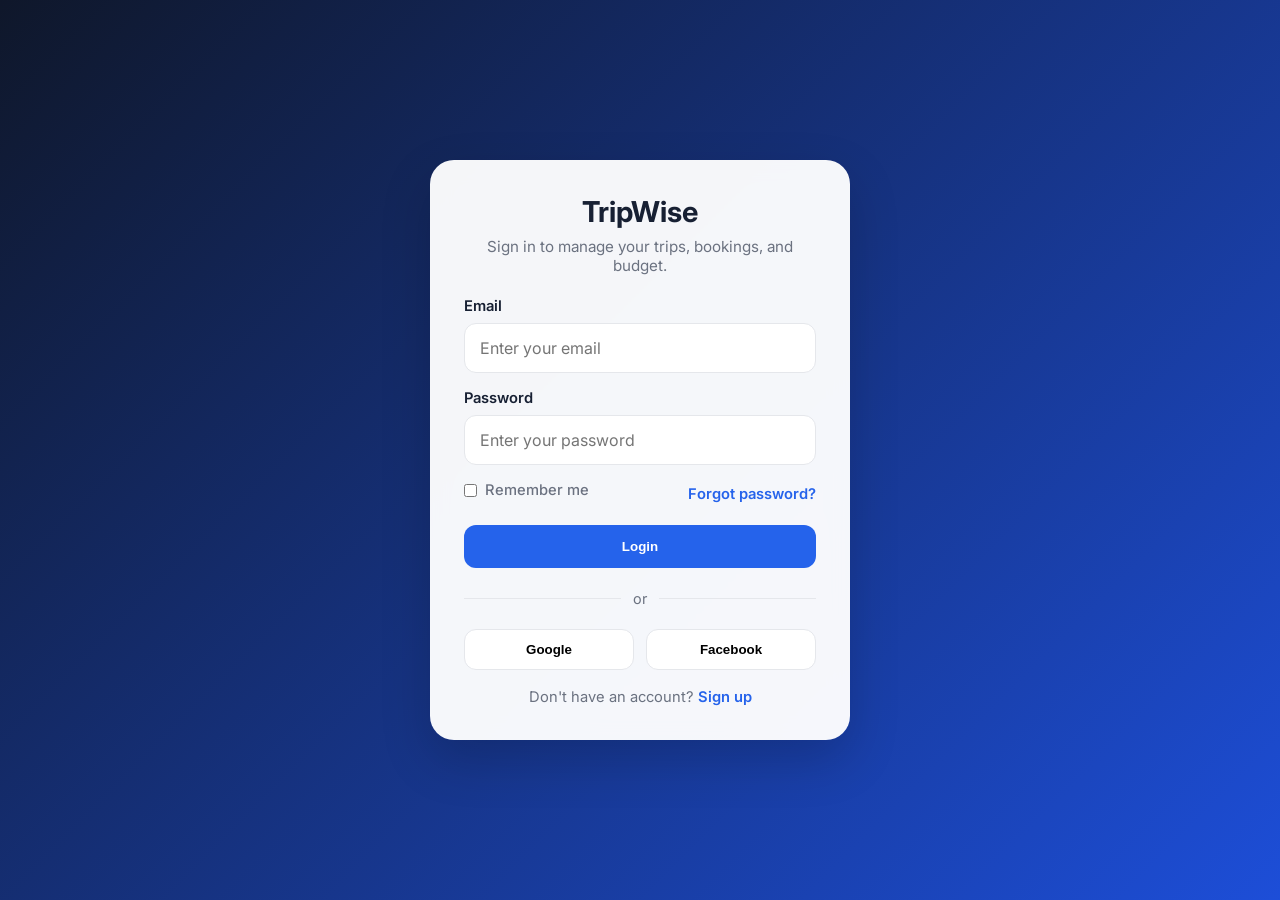
<file: src/main/resources/static/login.html>
<!DOCTYPE html>
<html lang="en">
<head>
    <meta charset="UTF-8" />
    <meta name="viewport" content="width=device-width, initial-scale=1.0" />
    <title>TripWise | Login</title>
    <link rel="preconnect" href="https://fonts.googleapis.com">
    <link rel="preconnect" href="https://fonts.gstatic.com" crossorigin>
    <link href="https://fonts.googleapis.com/css2?family=Inter:wght@400;500;600;700&display=swap" rel="stylesheet">
    <style>
        :root{
            --bg1:#0f172a;
            --bg2:#1d4ed8;
            --card:#ffffff;
            --text:#172033;
            --muted:#6b7280;
            --primary:#2563eb;
            --border:#e5e7eb;
            --shadow:0 20px 50px rgba(0,0,0,.18);
        }

        *{
            box-sizing:border-box;
            margin:0;
            padding:0;
        }

        body{
            font-family:'Inter',sans-serif;
            min-height:100vh;
            display:flex;
            align-items:center;
            justify-content:center;
            background:linear-gradient(135deg, var(--bg1), var(--bg2));
            padding:20px;
            color:var(--text);
        }

        .container{
            width:100%;
            max-width:420px;
            background:rgba(255,255,255,.96);
            backdrop-filter:blur(10px);
            border-radius:24px;
            padding:34px;
            box-shadow:var(--shadow);
        }

        .brand{
            text-align:center;
            margin-bottom:22px;
        }

        .brand h1{
            font-size:1.8rem;
            margin-bottom:8px;
        }

        .brand p{
            color:var(--muted);
            font-size:.95rem;
        }

        .form-group{
            margin-bottom:16px;
        }

        label{
            display:block;
            margin-bottom:8px;
            font-size:.92rem;
            font-weight:600;
        }

        input{
            width:100%;
            padding:14px 15px;
            border:1px solid var(--border);
            border-radius:12px;
            outline:none;
            font:inherit;
            transition:.2s ease;
            background:#fff;
        }

        input:focus{
            border-color:var(--primary);
            box-shadow:0 0 0 4px rgba(37,99,235,.12);
        }

        .row{
            display:flex;
            justify-content:space-between;
            align-items:center;
            gap:12px;
            margin:10px 0 18px;
            font-size:.92rem;
            color:var(--muted);
            flex-wrap:wrap;
        }

        .row a{
            color:var(--primary);
            text-decoration:none;
            font-weight:600;
        }

        .btn{
            width:100%;
            border:none;
            background:var(--primary);
            color:#fff;
            padding:14px 16px;
            border-radius:12px;
            font-weight:700;
            cursor:pointer;
            transition:.2s ease;
        }

        .btn:hover{
            transform:translateY(-1px);
            box-shadow:0 10px 20px rgba(37,99,235,.25);
        }

        .divider{
            display:flex;
            align-items:center;
            gap:12px;
            margin:22px 0;
            color:var(--muted);
            font-size:.9rem;
        }

        .divider::before,
        .divider::after{
            content:"";
            flex:1;
            height:1px;
            background:var(--border);
        }

        .social{
            display:grid;
            grid-template-columns:1fr 1fr;
            gap:12px;
        }

        .social button{
            border:1px solid var(--border);
            background:#fff;
            padding:12px;
            border-radius:12px;
            cursor:pointer;
            font-weight:600;
        }

        .footer{
            margin-top:18px;
            text-align:center;
            color:var(--muted);
            font-size:.92rem;
        }

        .footer a{
            color:var(--primary);
            text-decoration:none;
            font-weight:600;
        }

        @media (max-width:480px){
            .container{
                padding:24px;
                border-radius:20px;
            }

            .social{
                grid-template-columns:1fr;
            }
        }
    </style>
</head>
<body>
<div class="container">
    <div class="brand">
        <h1>TripWise</h1>
        <p>Sign in to manage your trips, bookings, and budget.</p>
    </div>

    <form id="loginForm">
        <div class="form-group">
            <label for="email">Email</label>
            <input type="email" id="email" name="email" placeholder="Enter your email" required />
        </div>

        <div class="form-group">
            <label for="password">Password</label>
            <input type="password" id="password" name="password" placeholder="Enter your password" required />
        </div>

        <div class="row">
            <label style="display:flex;align-items:center;gap:8px;font-weight:500;">
                <input type="checkbox" style="width:auto; margin:0;" />
                Remember me
            </label>
            <a href="#">Forgot password?</a>
        </div>

        <button class="btn" type="submit">Login</button>

        <div class="divider">or</div>

        <div class="social">
            <button type="button">Google</button>
            <button type="button">Facebook</button>
        </div>
    </form>

    <div class="footer">
        Don't have an account? <a href="register.html">Sign up</a>
    </div>
</div>

<script src="script.js"></script>
</body>
</html>
</file>
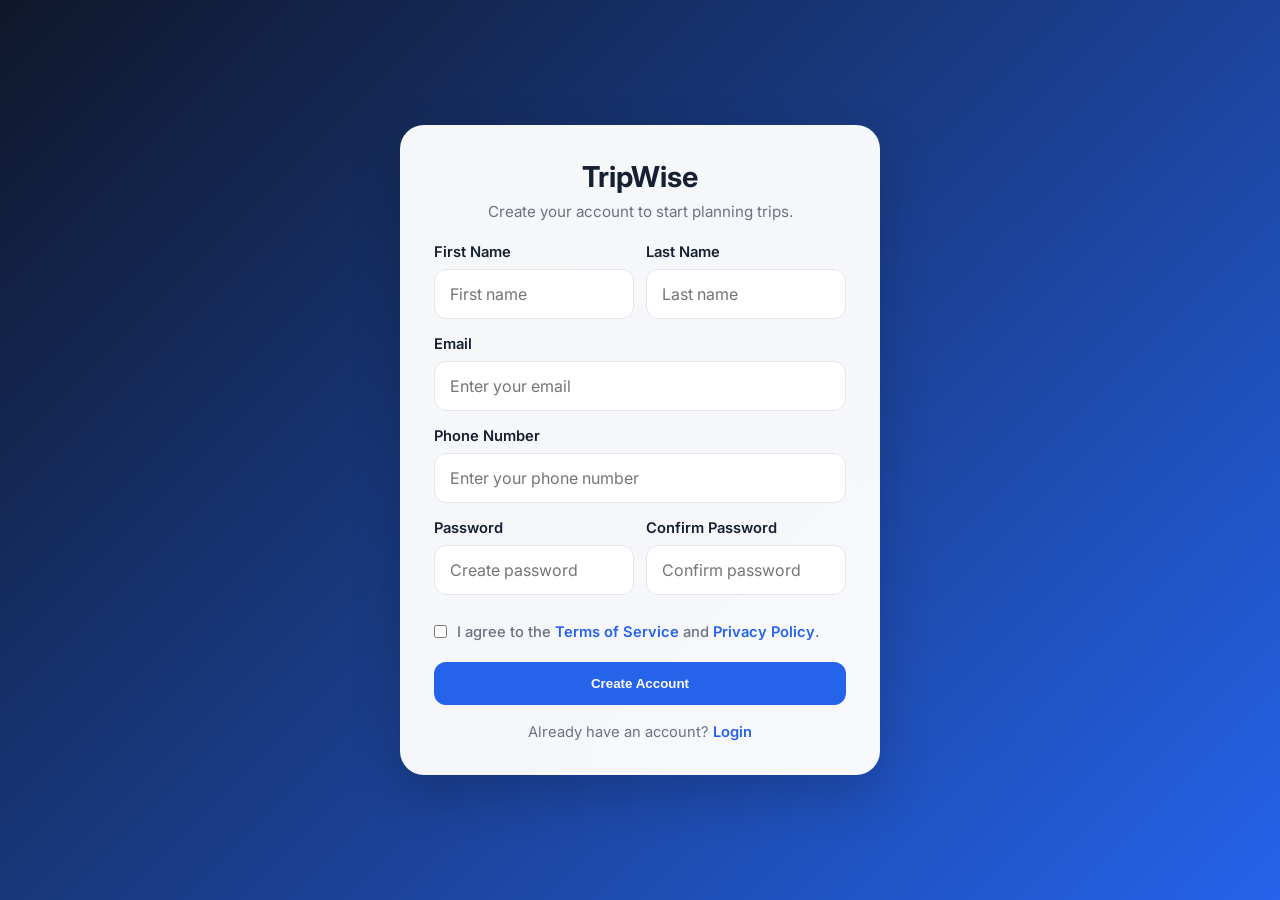
<file: src/main/resources/static/register.html>
<!DOCTYPE html>
<html lang="en">
<head>
    <meta charset="UTF-8" />
    <meta name="viewport" content="width=device-width, initial-scale=1.0" />
    <title>TripWise | Register</title>
    <link rel="preconnect" href="https://fonts.googleapis.com">
    <link rel="preconnect" href="https://fonts.gstatic.com" crossorigin>
    <link href="https://fonts.googleapis.com/css2?family=Inter:wght@400;500;600;700&display=swap" rel="stylesheet">
    <style>
        :root{
            --bg1:#0f172a;
            --bg2:#2563eb;
            --card:#ffffff;
            --text:#172033;
            --muted:#6b7280;
            --primary:#2563eb;
            --border:#e5e7eb;
            --shadow:0 20px 50px rgba(0,0,0,.18);
        }

        *{
            box-sizing:border-box;
            margin:0;
            padding:0;
        }

        body{
            font-family:'Inter',sans-serif;
            min-height:100vh;
            display:flex;
            align-items:center;
            justify-content:center;
            background:linear-gradient(135deg, var(--bg1), var(--bg2));
            padding:20px;
            color:var(--text);
        }

        .container{
            width:100%;
            max-width:480px;
            background:rgba(255,255,255,.96);
            backdrop-filter:blur(10px);
            border-radius:24px;
            padding:34px;
            box-shadow:var(--shadow);
        }

        .brand{
            text-align:center;
            margin-bottom:22px;
        }

        .brand h1{
            font-size:1.8rem;
            margin-bottom:8px;
        }

        .brand p{
            color:var(--muted);
            font-size:.95rem;
        }

        .form-group{
            margin-bottom:16px;
        }

        label{
            display:block;
            margin-bottom:8px;
            font-size:.92rem;
            font-weight:600;
        }

        input{
            width:100%;
            padding:14px 15px;
            border:1px solid var(--border);
            border-radius:12px;
            outline:none;
            font:inherit;
            transition:.2s ease;
            background:#fff;
        }

        input:focus{
            border-color:var(--primary);
            box-shadow:0 0 0 4px rgba(37,99,235,.12);
        }

        .two-col{
            display:grid;
            grid-template-columns:1fr 1fr;
            gap:12px;
        }

        .row{
            display:flex;
            align-items:flex-start;
            gap:10px;
            margin:10px 0 18px;
            font-size:.92rem;
            color:var(--muted);
            line-height:1.5;
        }

        .row input{
            width:auto;
            margin-top:4px;
        }

        .row a{
            color:var(--primary);
            text-decoration:none;
            font-weight:600;
        }

        .btn{
            width:100%;
            border:none;
            background:var(--primary);
            color:#fff;
            padding:14px 16px;
            border-radius:12px;
            font-weight:700;
            cursor:pointer;
            transition:.2s ease;
        }

        .btn:hover{
            transform:translateY(-1px);
            box-shadow:0 10px 20px rgba(37,99,235,.25);
        }

        .footer{
            margin-top:18px;
            text-align:center;
            color:var(--muted);
            font-size:.92rem;
        }

        .footer a{
            color:var(--primary);
            text-decoration:none;
            font-weight:600;
        }

        @media (max-width:520px){
            .container{
                padding:24px;
                border-radius:20px;
            }

            .two-col{
                grid-template-columns:1fr;
            }
        }
    </style>
</head>
<body>
<div class="container">
    <div class="brand">
        <h1>TripWise</h1>
        <p>Create your account to start planning trips.</p>
    </div>

    <form id="registerForm">
        <div class="two-col">
            <div class="form-group">
                <label for="firstName">First Name</label>
                <input type="text" id="firstName" name="firstName" placeholder="First name" required />
            </div>

            <div class="form-group">
                <label for="lastName">Last Name</label>
                <input type="text" id="lastName" name="lastName" placeholder="Last name" required />
            </div>
        </div>

        <div class="form-group">
            <label for="email">Email</label>
            <input type="email" id="email" name="email" placeholder="Enter your email" required />
        </div>

        <div class="form-group">
            <label for="phone">Phone Number</label>
            <input type="tel" id="phone" name="phone" placeholder="Enter your phone number" />
        </div>

        <div class="two-col">
            <div class="form-group">
                <label for="password">Password</label>
                <input type="password" id="password" name="password" placeholder="Create password" required />
            </div>

            <div class="form-group">
                <label for="confirmPassword">Confirm Password</label>
                <input type="password" id="confirmPassword" name="confirmPassword" placeholder="Confirm password" required />
            </div>
        </div>

        <div class="row">
            <input type="checkbox" id="terms" required />
            <label for="terms" style="margin:0;font-weight:500;">
                I agree to the <a href="#">Terms of Service</a> and <a href="#">Privacy Policy</a>.
            </label>
        </div>

        <button class="btn" type="submit">Create Account</button>
    </form>

    <div class="footer">
        Already have an account? <a href="login.html">Login</a>
    </div>
</div>

<script src="script.js"></script>
</body>
</html>
</file>
